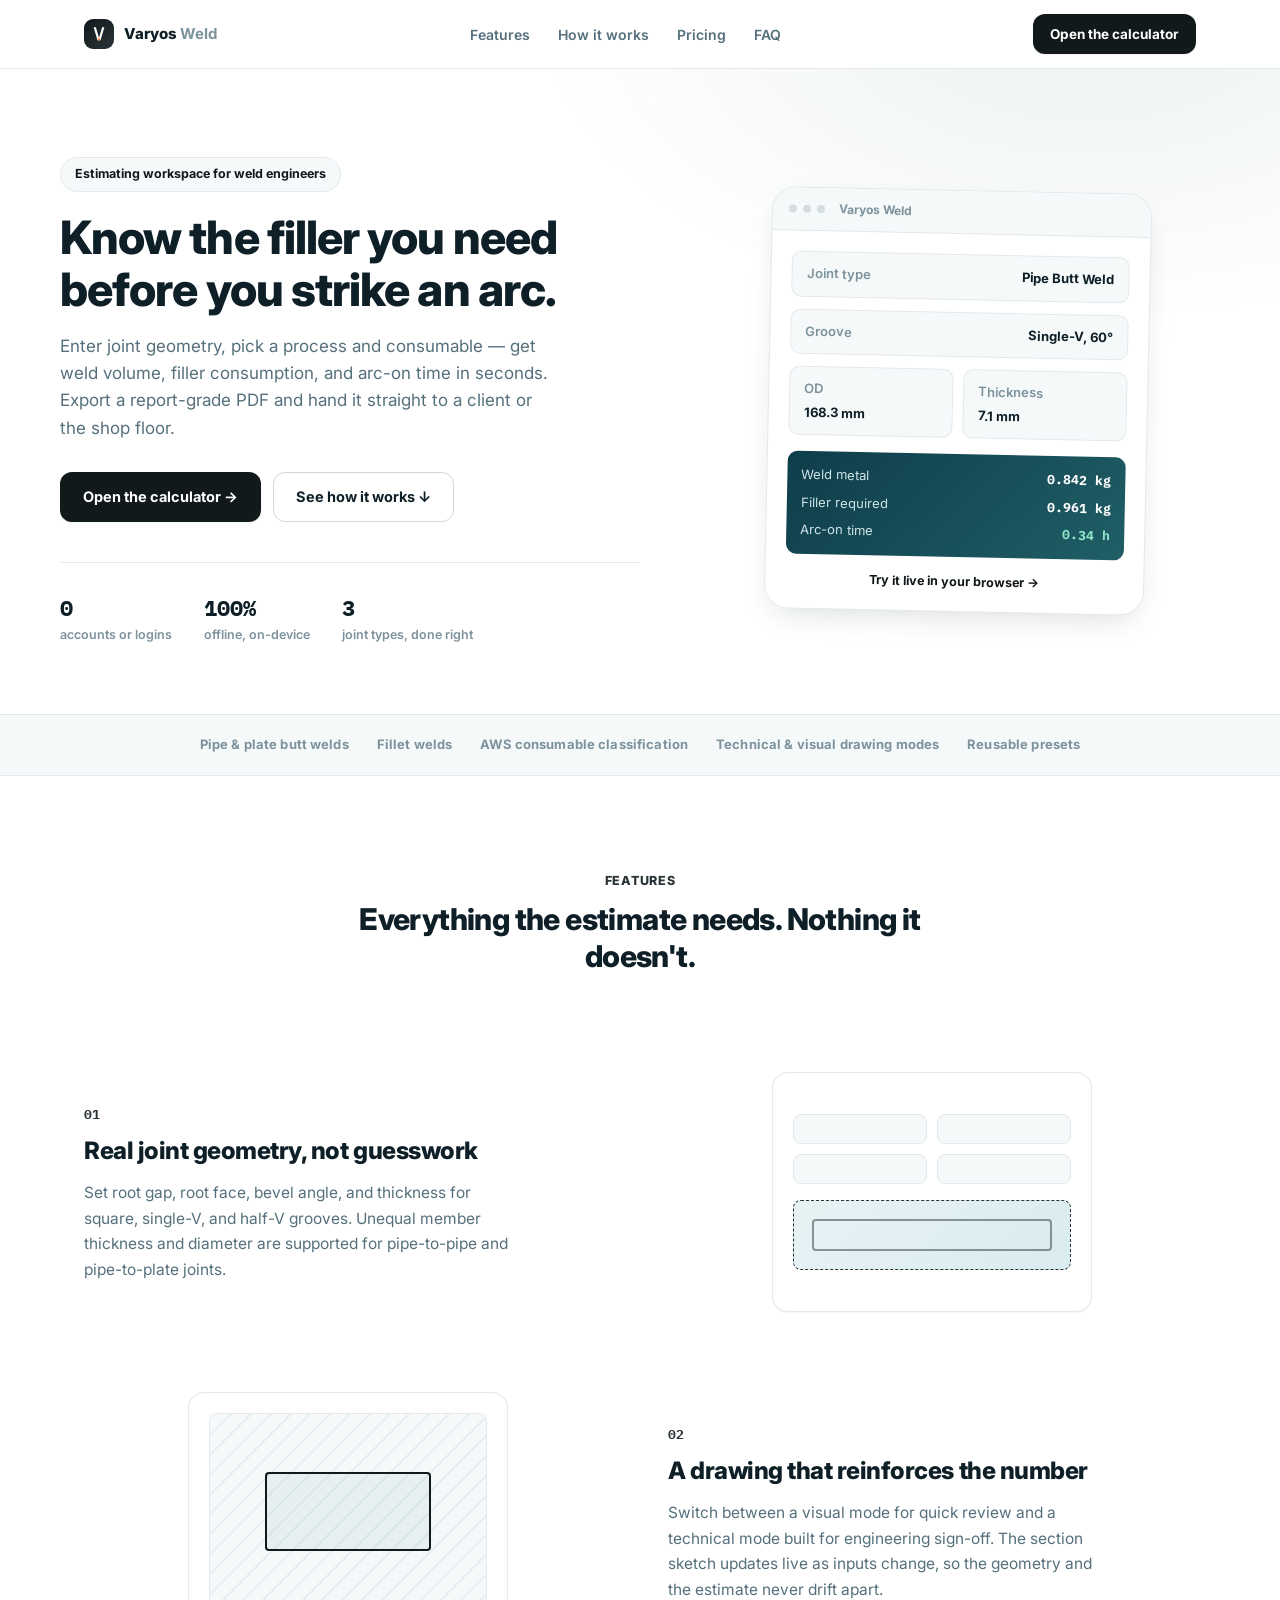
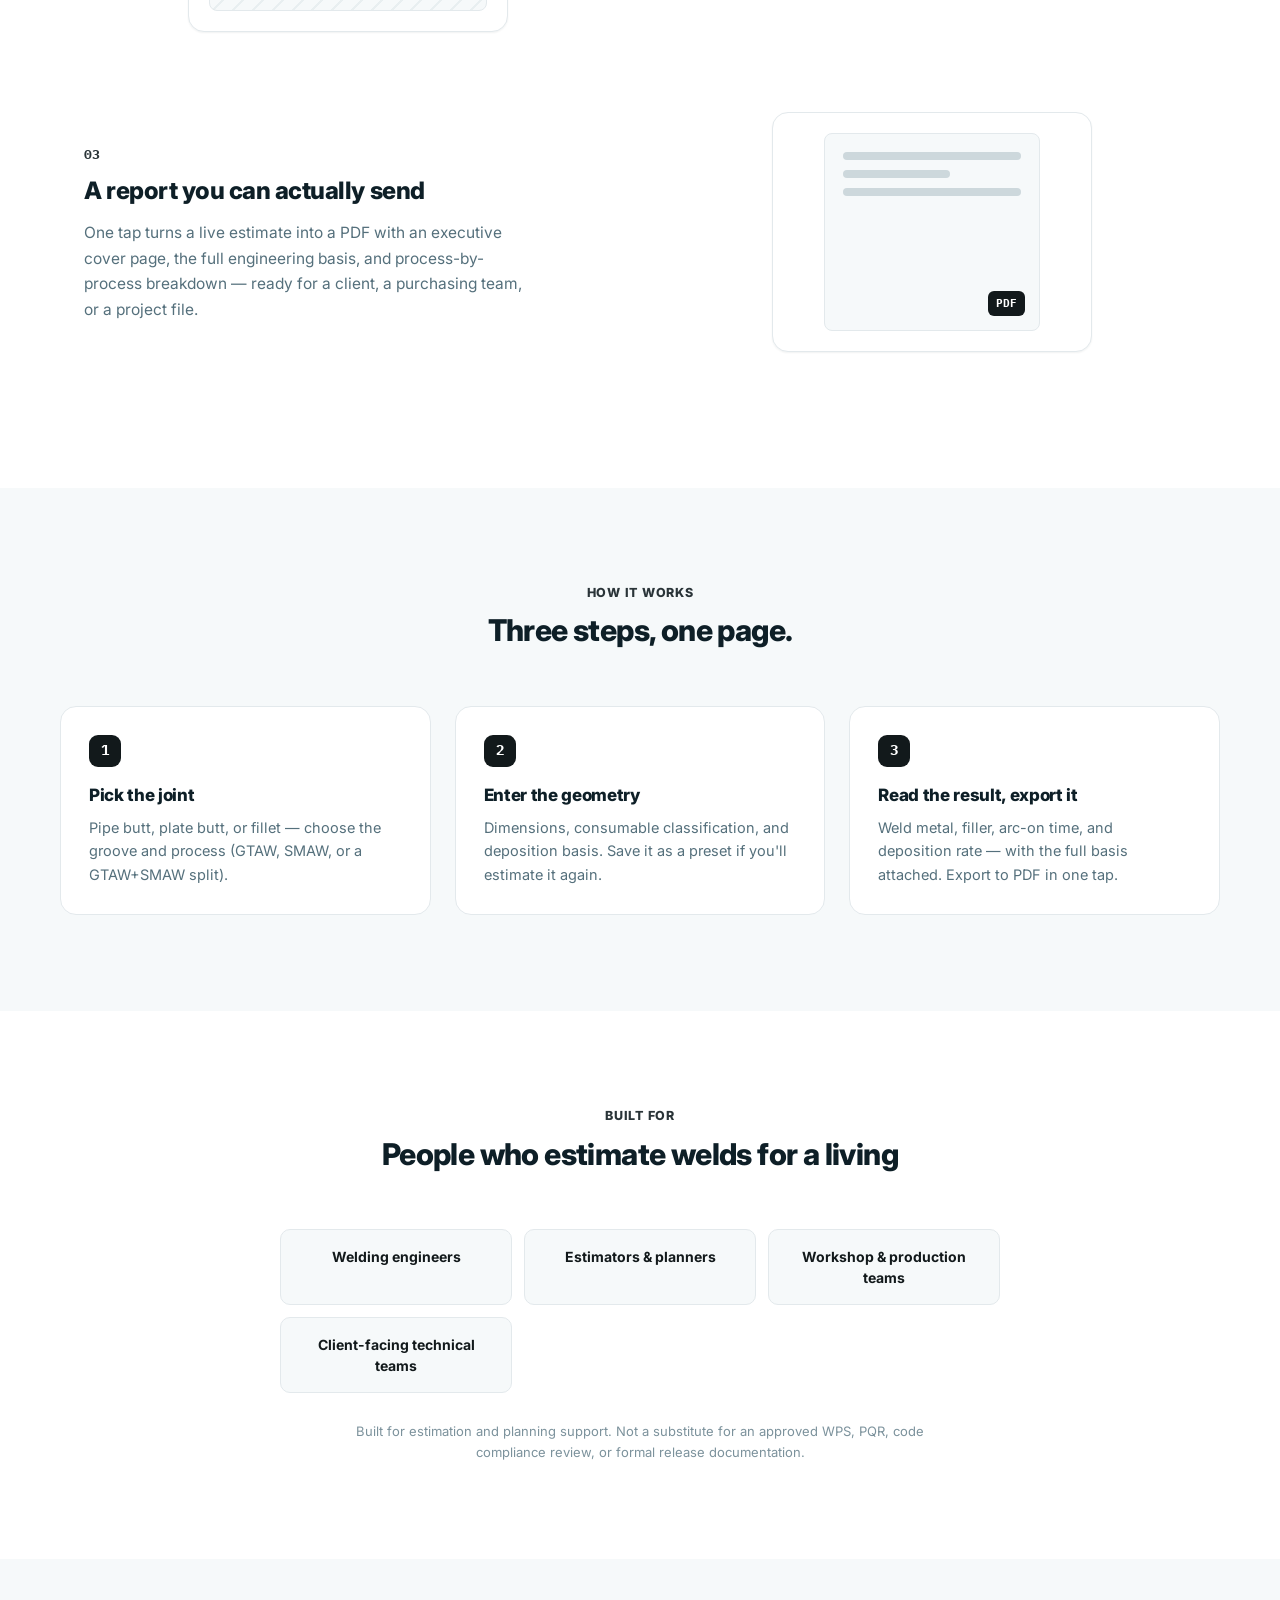
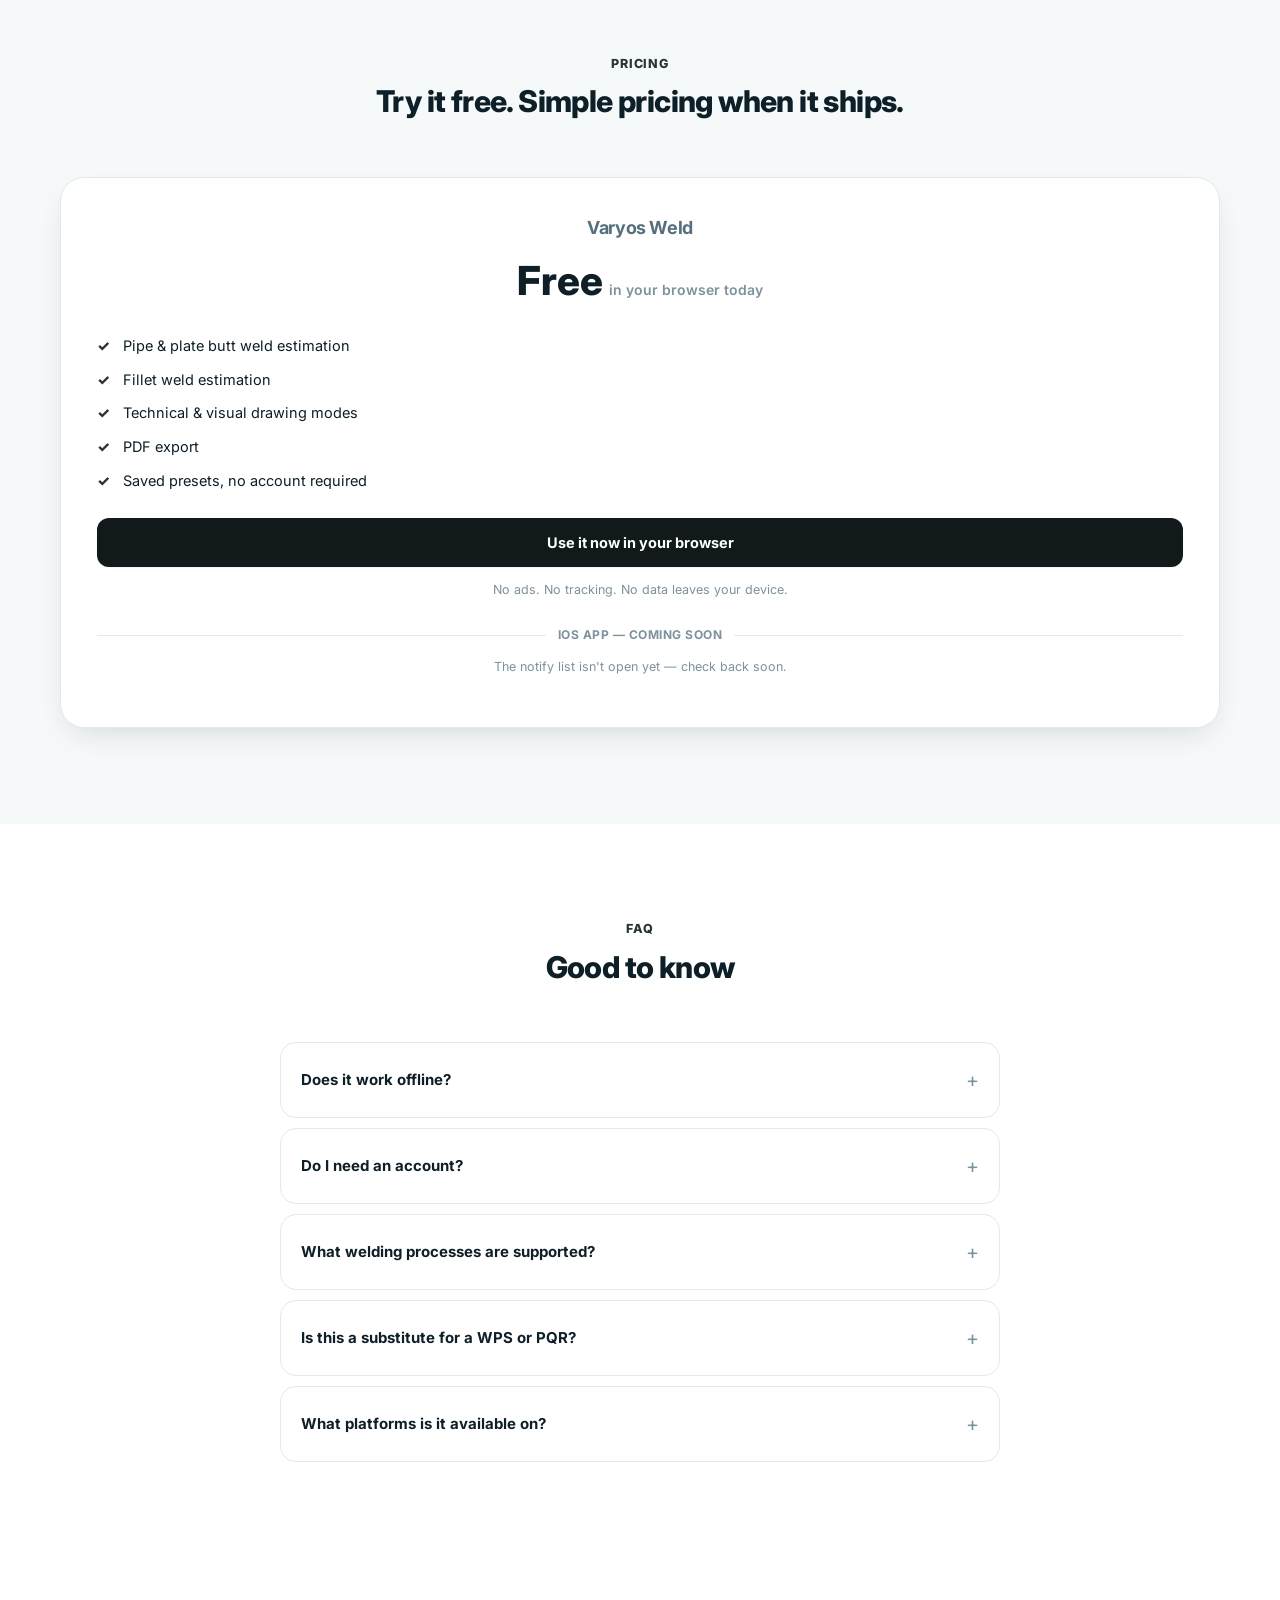
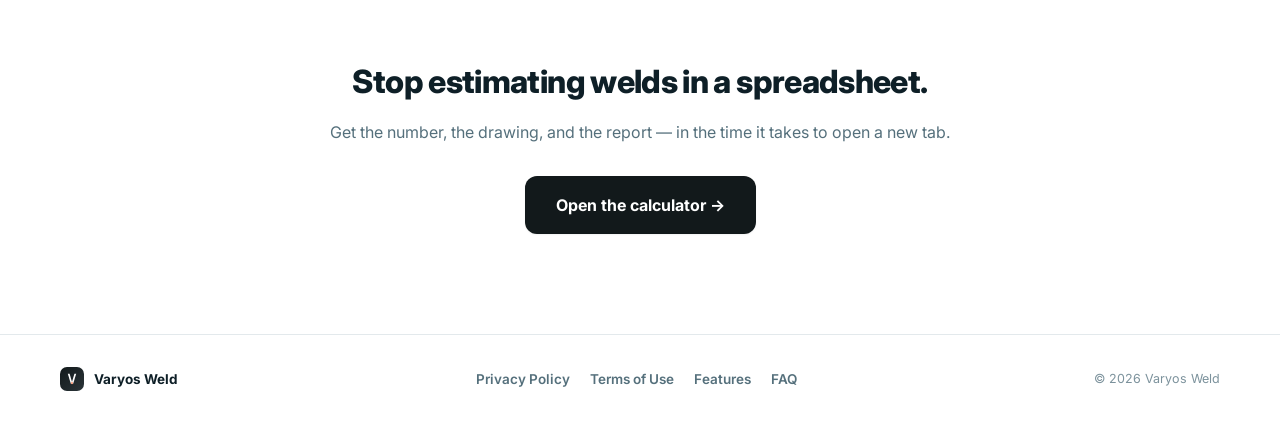
<file: site/index.html>
<!DOCTYPE html>
<html lang="en">
<head>
  <meta charset="UTF-8" />
  <meta name="viewport" content="width=device-width, initial-scale=1.0" />
  <title>Varyos Weld — Weld volume, filler, and arc time in seconds</title>
  <meta name="description" content="A focused weld estimator for welding engineers, estimators, and workshop planners. Compute weld volume, filler consumption, and arc-on time, then export a report-grade PDF. 100% offline, no account required." />
  <meta property="og:title" content="Varyos Weld" />
  <meta property="og:description" content="Weld volume, filler consumption, and arc-on time — calculated in seconds, exported as a report-grade PDF." />
  <meta property="og:type" content="website" />
  <meta property="og:image" content="og-image.png" />
  <meta name="twitter:card" content="summary_large_image" />
  <meta name="twitter:image" content="og-image.png" />
  <meta name="theme-color" content="#12191b" />
  <link rel="icon" type="image/png" href="favicon.png" />
  <link rel="apple-touch-icon" href="apple-touch-icon.png" />
  <link rel="preconnect" href="https://fonts.googleapis.com" />
  <link rel="preconnect" href="https://fonts.gstatic.com" crossorigin />
  <link href="https://fonts.googleapis.com/css2?family=Inter:wght@400;500;600;700;800&family=IBM+Plex+Mono:wght@500&display=swap" rel="stylesheet" />
  <link rel="stylesheet" href="styles.css" />
</head>
<body>
  <a class="skip-link" href="#main">Skip to content</a>

  <header class="nav" data-reveal-skip>
    <div class="nav-inner">
      <a class="brand" href="#top">
        <span class="brand-mark" aria-hidden="true">
          <svg width="18" height="18" viewBox="0 0 24 24" fill="none" xmlns="http://www.w3.org/2000/svg">
            <path d="M4.8 3L7.8 3L13 20.2L10 20.2Z" fill="white"/>
            <path d="M19.2 3L16.2 3L11 20.2L14 20.2Z" fill="white"/>
            <path d="M12 16.3L13.4 18.9L12 21.5L10.6 18.9Z" fill="#FF6A35"/>
          </svg>
        </span>
        <span class="brand-name">Varyos <span class="brand-name-dim">Weld</span></span>
      </a>
      <nav class="nav-links" aria-label="Primary">
        <a href="#features">Features</a>
        <a href="#how">How it works</a>
        <a href="#pricing">Pricing</a>
        <a href="#faq">FAQ</a>
      </nav>
      <a class="btn btn-primary btn-sm" href="app/" target="_blank" rel="noopener">Open the calculator</a>
    </div>
  </header>

  <main id="main">
    <section class="hero" id="top">
      <div class="hero-inner">
        <div class="hero-copy">
          <span class="eyebrow">Estimating workspace for weld engineers</span>
          <h1>Know the filler you need before you strike an arc.</h1>
          <p class="lede">
            Enter joint geometry, pick a process and consumable — get weld volume,
            filler consumption, and arc-on time in seconds. Export a report-grade
            PDF and hand it straight to a client or the shop floor.
          </p>
          <div class="cta-row">
            <a class="btn btn-primary" href="app/" target="_blank" rel="noopener">Open the calculator →</a>
            <a class="btn btn-ghost" href="#how">See how it works ↓</a>
          </div>
          <div class="proof-row">
            <div class="proof-item"><strong>0</strong><span>accounts or logins</span></div>
            <div class="proof-item"><strong>100%</strong><span>offline, on-device</span></div>
            <div class="proof-item"><strong>3</strong><span>joint types, done right</span></div>
          </div>
        </div>

        <div class="hero-visual">
          <a class="mockup mockup-link" href="app/" target="_blank" rel="noopener" aria-label="Open the live calculator (opens in a new tab)">
            <div class="mockup-bar">
              <span class="dot"></span><span class="dot"></span><span class="dot"></span>
              <span class="mockup-title">Varyos Weld</span>
            </div>
            <div class="mockup-body">
              <div class="mockup-field">
                <span>Joint type</span>
                <strong>Pipe Butt Weld</strong>
              </div>
              <div class="mockup-field">
                <span>Groove</span>
                <strong>Single-V, 60°</strong>
              </div>
              <div class="mockup-row">
                <div class="mockup-field small"><span>OD</span><strong>168.3 mm</strong></div>
                <div class="mockup-field small"><span>Thickness</span><strong>7.1 mm</strong></div>
              </div>
              <div class="mockup-result">
                <div class="mockup-result-row">
                  <span>Weld metal</span><strong>0.842 kg</strong>
                </div>
                <div class="mockup-result-row">
                  <span>Filler required</span><strong>0.961 kg</strong>
                </div>
                <div class="mockup-result-row highlight">
                  <span>Arc-on time</span><strong>0.34 h</strong>
                </div>
              </div>
              <div class="mockup-cta">Try it live in your browser →</div>
            </div>
          </a>
        </div>
      </div>
    </section>

    <section class="strip" data-reveal>
      <div class="strip-inner">
        <span>Pipe &amp; plate butt welds</span>
        <span>Fillet welds</span>
        <span>AWS consumable classification</span>
        <span>Technical &amp; visual drawing modes</span>
        <span>Reusable presets</span>
      </div>
    </section>

    <section id="features" class="section">
      <div class="section-head" data-reveal>
        <span class="kicker">Features</span>
        <h2>Everything the estimate needs. Nothing it doesn't.</h2>
      </div>

      <div class="feature-row" data-reveal>
        <div class="feature-copy">
          <span class="feature-num">01</span>
          <h3>Real joint geometry, not guesswork</h3>
          <p>Set root gap, root face, bevel angle, and thickness for square, single-V, and half-V grooves. Unequal member thickness and diameter are supported for pipe-to-pipe and pipe-to-plate joints.</p>
        </div>
        <div class="feature-visual">
          <div class="mini-mockup">
            <div class="mini-mockup-row"><span></span><span></span></div>
            <div class="mini-mockup-row"><span></span><span></span></div>
            <div class="mini-mockup-shape"></div>
          </div>
        </div>
      </div>

      <div class="feature-row reverse" data-reveal>
        <div class="feature-copy">
          <span class="feature-num">02</span>
          <h3>A drawing that reinforces the number</h3>
          <p>Switch between a visual mode for quick review and a technical mode built for engineering sign-off. The section sketch updates live as inputs change, so the geometry and the estimate never drift apart.</p>
        </div>
        <div class="feature-visual">
          <div class="mini-mockup">
            <div class="mini-mockup-draw"></div>
          </div>
        </div>
      </div>

      <div class="feature-row" data-reveal>
        <div class="feature-copy">
          <span class="feature-num">03</span>
          <h3>A report you can actually send</h3>
          <p>One tap turns a live estimate into a PDF with an executive cover page, the full engineering basis, and process-by-process breakdown — ready for a client, a purchasing team, or a project file.</p>
        </div>
        <div class="feature-visual">
          <div class="mini-mockup">
            <div class="mini-mockup-doc">
              <div class="mini-mockup-doc-line"></div>
              <div class="mini-mockup-doc-line short"></div>
              <div class="mini-mockup-doc-line"></div>
              <div class="mini-mockup-doc-badge">PDF</div>
            </div>
          </div>
        </div>
      </div>
    </section>

    <section id="how" class="section alt">
      <div class="section-head" data-reveal>
        <span class="kicker">How it works</span>
        <h2>Three steps, one page.</h2>
      </div>
      <div class="steps" data-reveal>
        <div class="step">
          <span class="step-index">1</span>
          <h3>Pick the joint</h3>
          <p>Pipe butt, plate butt, or fillet — choose the groove and process (GTAW, SMAW, or a GTAW+SMAW split).</p>
        </div>
        <div class="step">
          <span class="step-index">2</span>
          <h3>Enter the geometry</h3>
          <p>Dimensions, consumable classification, and deposition basis. Save it as a preset if you'll estimate it again.</p>
        </div>
        <div class="step">
          <span class="step-index">3</span>
          <h3>Read the result, export it</h3>
          <p>Weld metal, filler, arc-on time, and deposition rate — with the full basis attached. Export to PDF in one tap.</p>
        </div>
      </div>
    </section>

    <section id="who" class="section" data-reveal>
      <div class="section-head">
        <span class="kicker">Built for</span>
        <h2>People who estimate welds for a living</h2>
      </div>
      <div class="audience-grid">
        <div class="audience-item">Welding engineers</div>
        <div class="audience-item">Estimators &amp; planners</div>
        <div class="audience-item">Workshop &amp; production teams</div>
        <div class="audience-item">Client-facing technical teams</div>
      </div>
      <p class="disclaimer">
        Built for estimation and planning support. Not a substitute for an approved
        WPS, PQR, code compliance review, or formal release documentation.
      </p>
    </section>

    <section id="pricing" class="section alt">
      <div class="section-head" data-reveal>
        <span class="kicker">Pricing</span>
        <h2>Try it free. Simple pricing when it ships.</h2>
      </div>
      <div class="pricing-card" data-reveal>
        <div class="pricing-top">
          <h3>Varyos Weld</h3>
          <div class="price">Free<span>in your browser today</span></div>
        </div>
        <ul class="pricing-list">
          <li>Pipe &amp; plate butt weld estimation</li>
          <li>Fillet weld estimation</li>
          <li>Technical &amp; visual drawing modes</li>
          <li>PDF export</li>
          <li>Saved presets, no account required</li>
        </ul>
        <a class="btn btn-primary btn-block" href="app/" target="_blank" rel="noopener">Use it now in your browser</a>
        <p class="pricing-note">No ads. No tracking. No data leaves your device.</p>

        <div class="pricing-divider" id="notify">
          <span>iOS app — coming soon</span>
        </div>
        <p class="pricing-note pricing-notify-lede">The notify list isn't open yet — check back soon.</p>
      </div>
    </section>

    <section id="faq" class="section">
      <div class="section-head" data-reveal>
        <span class="kicker">FAQ</span>
        <h2>Good to know</h2>
      </div>
      <div class="faq-list" data-reveal>
        <details class="faq-item">
          <summary>Does it work offline?</summary>
          <p>Yes. Every calculation runs on-device. No network connection is required at any point.</p>
        </details>
        <details class="faq-item">
          <summary>Do I need an account?</summary>
          <p>No. There's no sign-in, no account, and nothing to configure before you can calculate.</p>
        </details>
        <details class="faq-item">
          <summary>What welding processes are supported?</summary>
          <p>GTAW and SMAW are supported individually, plus a combined GTAW root + SMAW fill split for pipe joints.</p>
        </details>
        <details class="faq-item">
          <summary>Is this a substitute for a WPS or PQR?</summary>
          <p>No. It's an estimation and planning tool. Formal qualification and compliance documentation still governs the actual weld.</p>
        </details>
        <details class="faq-item">
          <summary>What platforms is it available on?</summary>
          <p>iOS, with Android and desktop builds on the roadmap. Check back on this page for release updates.</p>
        </details>
      </div>
    </section>

    <section class="final-cta" data-reveal>
      <h2>Stop estimating welds in a spreadsheet.</h2>
      <p>Get the number, the drawing, and the report — in the time it takes to open a new tab.</p>
      <a class="btn btn-primary btn-lg" href="app/" target="_blank" rel="noopener">Open the calculator →</a>
    </section>
  </main>

  <footer class="footer">
    <div class="footer-inner">
      <div class="footer-brand">
        <span class="brand-mark small" aria-hidden="true">
          <svg width="14" height="14" viewBox="0 0 24 24" fill="none" xmlns="http://www.w3.org/2000/svg">
            <path d="M4.8 3L7.8 3L13 20.2L10 20.2Z" fill="white"/>
            <path d="M19.2 3L16.2 3L11 20.2L14 20.2Z" fill="white"/>
            <path d="M12 16.3L13.4 18.9L12 21.5L10.6 18.9Z" fill="#FF6A35"/>
          </svg>
        </span>
        <span>Varyos Weld</span>
      </div>
      <div class="footer-links">
        <a href="privacy.html">Privacy Policy</a>
        <a href="terms.html">Terms of Use</a>
        <a href="#features">Features</a>
        <a href="#faq">FAQ</a>
      </div>
      <span class="footer-copy">© 2026 Varyos Weld</span>
    </div>
  </footer>

  <script src="script.js"></script>
</body>
</html>
</file>
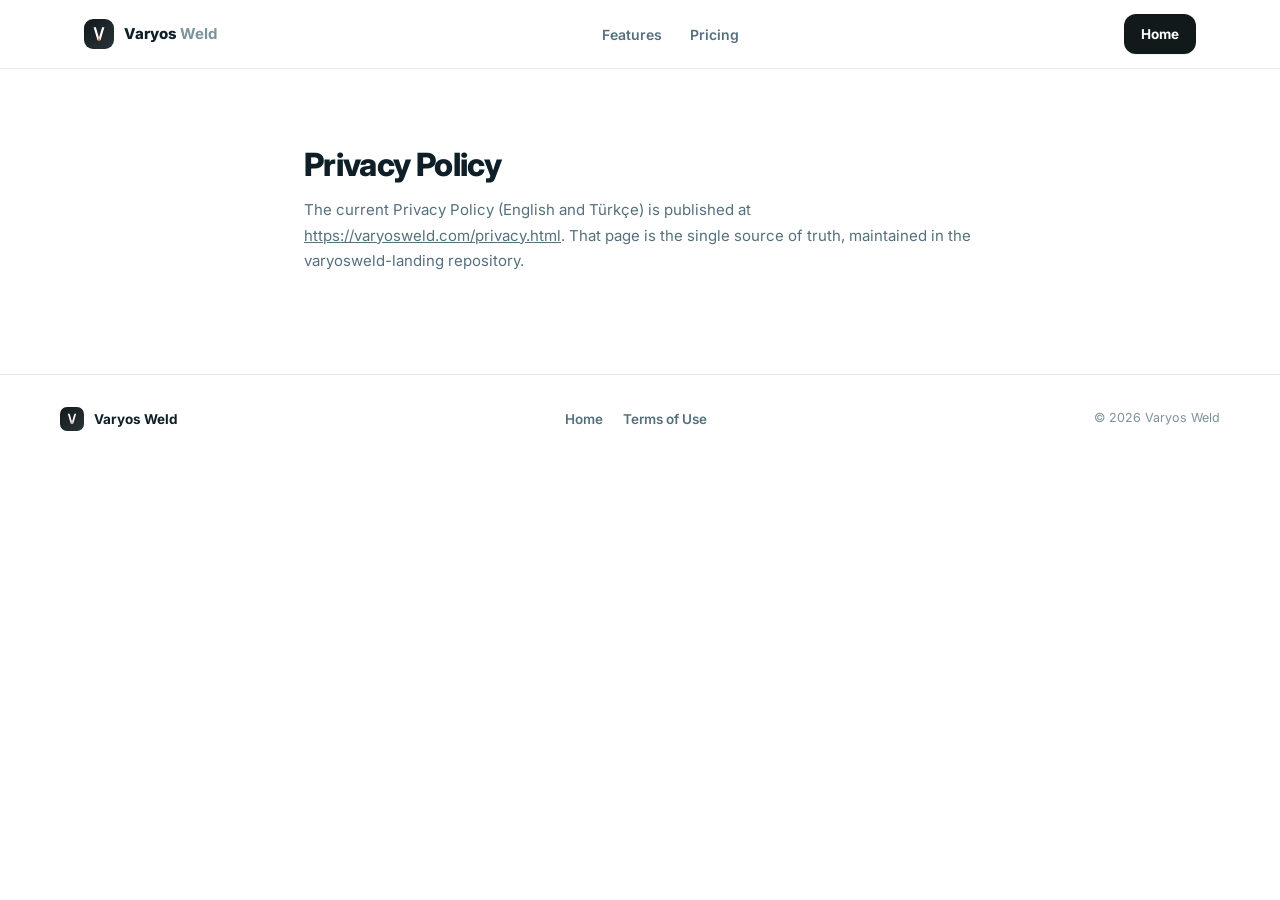
<file: site/privacy.html>
<!DOCTYPE html>
<html lang="en">
<head>
  <meta charset="UTF-8" />
  <meta name="viewport" content="width=device-width, initial-scale=1.0" />
  <title>Privacy Policy — Varyos Weld</title>
  <meta name="theme-color" content="#12191b" />
  <link rel="canonical" href="https://varyosweld.com/privacy.html" />
  <link rel="icon" type="image/png" href="favicon.png" />
  <link rel="apple-touch-icon" href="apple-touch-icon.png" />
  <link rel="preconnect" href="https://fonts.googleapis.com" />
  <link rel="preconnect" href="https://fonts.gstatic.com" crossorigin />
  <link href="https://fonts.googleapis.com/css2?family=Inter:wght@400;500;600;700;800&display=swap" rel="stylesheet" />
  <link rel="stylesheet" href="styles.css" />
</head>
<body>
  <header class="nav">
    <div class="nav-inner">
      <a class="brand" href="index.html">
        <span class="brand-mark" aria-hidden="true">
          <svg width="18" height="18" viewBox="0 0 24 24" fill="none" xmlns="http://www.w3.org/2000/svg">
            <path d="M4.8 3L7.8 3L13 20.2L10 20.2Z" fill="white"/>
            <path d="M19.2 3L16.2 3L11 20.2L14 20.2Z" fill="white"/>
            <path d="M12 16.3L13.4 18.9L12 21.5L10.6 18.9Z" fill="#FF6A35"/>
          </svg>
        </span>
        <span class="brand-name">Varyos <span class="brand-name-dim">Weld</span></span>
      </a>
      <nav class="nav-links" aria-label="Primary">
        <a href="index.html#features">Features</a>
        <a href="index.html#pricing">Pricing</a>
      </nav>
      <a class="btn btn-primary btn-sm" href="index.html">Home</a>
    </div>
  </header>

  <main>
    <div class="legal">
      <h1>Privacy Policy</h1>
      <p>The current Privacy Policy (English and T&uuml;rk&ccedil;e) is published at <a href="https://varyosweld.com/privacy.html">https://varyosweld.com/privacy.html</a>. That page is the single source of truth, maintained in the varyosweld-landing repository.</p>
    </div>
  </main>

  <footer class="footer">
    <div class="footer-inner">
      <div class="footer-brand">
        <span class="brand-mark small" aria-hidden="true">
          <svg width="14" height="14" viewBox="0 0 24 24" fill="none" xmlns="http://www.w3.org/2000/svg">
            <path d="M4.8 3L7.8 3L13 20.2L10 20.2Z" fill="white"/>
            <path d="M19.2 3L16.2 3L11 20.2L14 20.2Z" fill="white"/>
            <path d="M12 16.3L13.4 18.9L12 21.5L10.6 18.9Z" fill="#FF6A35"/>
          </svg>
        </span>
        <span>Varyos Weld</span>
      </div>
      <div class="footer-links">
        <a href="index.html">Home</a>
        <a href="terms.html">Terms of Use</a>
      </div>
      <span class="footer-copy">© 2026 Varyos Weld</span>
    </div>
  </footer>
</body>
</html>
</file>
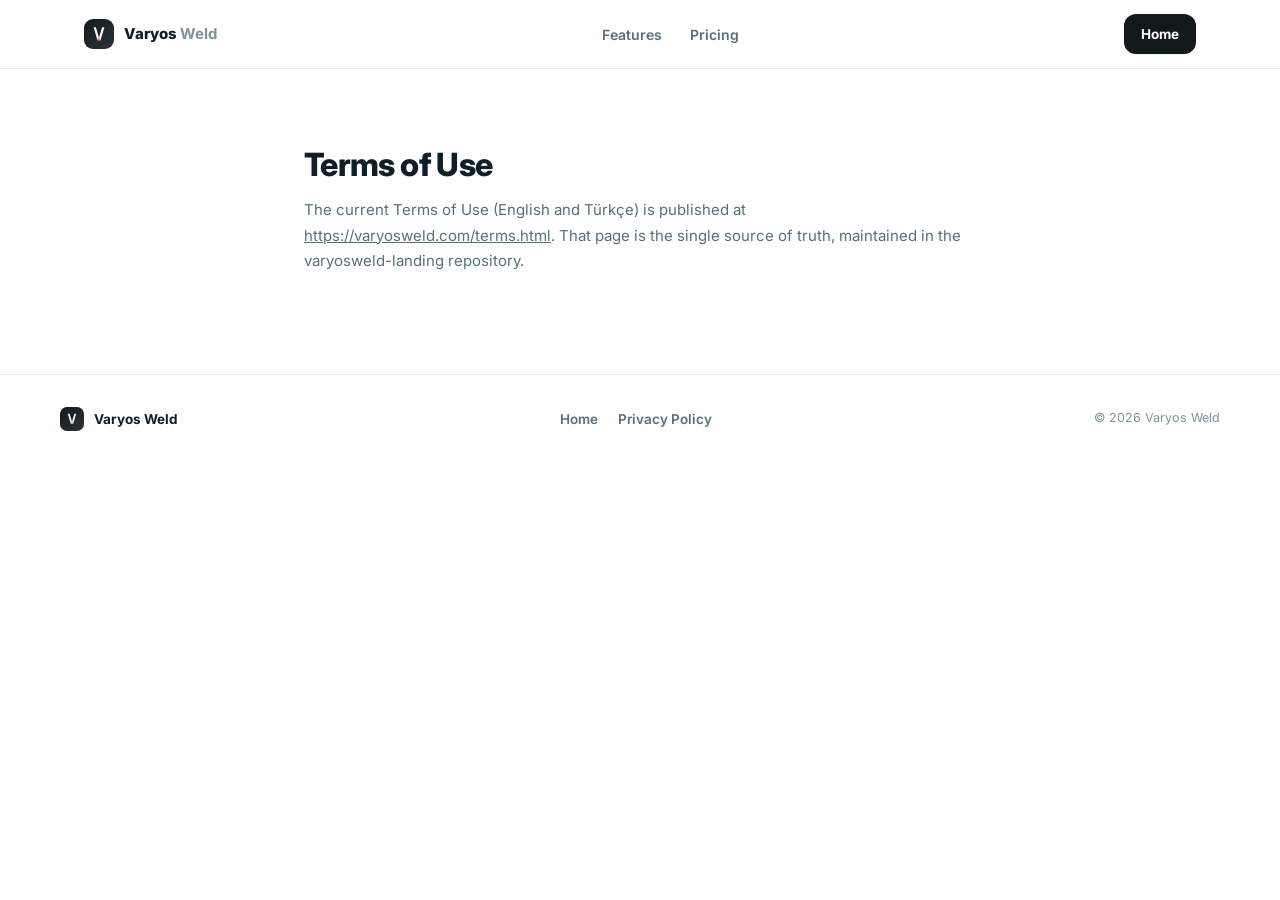
<file: site/terms.html>
<!DOCTYPE html>
<html lang="en">
<head>
  <meta charset="UTF-8" />
  <meta name="viewport" content="width=device-width, initial-scale=1.0" />
  <title>Terms of Use — Varyos Weld</title>
  <meta name="theme-color" content="#12191b" />
  <link rel="canonical" href="https://varyosweld.com/terms.html" />
  <link rel="icon" type="image/png" href="favicon.png" />
  <link rel="apple-touch-icon" href="apple-touch-icon.png" />
  <link rel="preconnect" href="https://fonts.googleapis.com" />
  <link rel="preconnect" href="https://fonts.gstatic.com" crossorigin />
  <link href="https://fonts.googleapis.com/css2?family=Inter:wght@400;500;600;700;800&display=swap" rel="stylesheet" />
  <link rel="stylesheet" href="styles.css" />
</head>
<body>
  <header class="nav">
    <div class="nav-inner">
      <a class="brand" href="index.html">
        <span class="brand-mark" aria-hidden="true">
          <svg width="18" height="18" viewBox="0 0 24 24" fill="none" xmlns="http://www.w3.org/2000/svg">
            <path d="M4.8 3L7.8 3L13 20.2L10 20.2Z" fill="white"/>
            <path d="M19.2 3L16.2 3L11 20.2L14 20.2Z" fill="white"/>
            <path d="M12 16.3L13.4 18.9L12 21.5L10.6 18.9Z" fill="#FF6A35"/>
          </svg>
        </span>
        <span class="brand-name">Varyos <span class="brand-name-dim">Weld</span></span>
      </a>
      <nav class="nav-links" aria-label="Primary">
        <a href="index.html#features">Features</a>
        <a href="index.html#pricing">Pricing</a>
      </nav>
      <a class="btn btn-primary btn-sm" href="index.html">Home</a>
    </div>
  </header>

  <main>
    <div class="legal">
      <h1>Terms of Use</h1>
      <p>The current Terms of Use (English and T&uuml;rk&ccedil;e) is published at <a href="https://varyosweld.com/terms.html">https://varyosweld.com/terms.html</a>. That page is the single source of truth, maintained in the varyosweld-landing repository.</p>
    </div>
  </main>

  <footer class="footer">
    <div class="footer-inner">
      <div class="footer-brand">
        <span class="brand-mark small" aria-hidden="true">
          <svg width="14" height="14" viewBox="0 0 24 24" fill="none" xmlns="http://www.w3.org/2000/svg">
            <path d="M4.8 3L7.8 3L13 20.2L10 20.2Z" fill="white"/>
            <path d="M19.2 3L16.2 3L11 20.2L14 20.2Z" fill="white"/>
            <path d="M12 16.3L13.4 18.9L12 21.5L10.6 18.9Z" fill="#FF6A35"/>
          </svg>
        </span>
        <span>Varyos Weld</span>
      </div>
      <div class="footer-links">
        <a href="index.html">Home</a>
        <a href="privacy.html">Privacy Policy</a>
      </div>
      <span class="footer-copy">© 2026 Varyos Weld</span>
    </div>
  </footer>
</body>
</html>
</file>
<file: site/styles.css>
:root {
  --ink: #0e1f27;
  --muted: #55707c;
  --muted-2: #7c929c;
  --bg: #ffffff;
  --bg-alt: #f6f9fa;
  --deep: #12191b;
  --deep-2: #2a3438;
  --accent: #ff6a35;
  --line: #e3e9ec;
  --line-strong: #cdd8dc;
  --card: #ffffff;
  --radius-lg: 24px;
  --radius-md: 16px;
  --radius-sm: 10px;
  --shadow-sm: 0 1px 2px rgba(14, 31, 39, 0.06);
  --shadow-md: 0 12px 32px -12px rgba(14, 31, 39, 0.18);
  --font-sans: "Inter", -apple-system, BlinkMacSystemFont, "Segoe UI", Roboto, Helvetica, Arial, sans-serif;
  --font-mono: "IBM Plex Mono", ui-monospace, SFMono-Regular, Menlo, monospace;
}

* {
  box-sizing: border-box;
}

html {
  scroll-behavior: smooth;
}

@media (prefers-reduced-motion: reduce) {
  html {
    scroll-behavior: auto;
  }
}

body {
  margin: 0;
  font-family: var(--font-sans);
  color: var(--ink);
  background: var(--bg);
  -webkit-font-smoothing: antialiased;
  line-height: 1.5;
}

h1, h2, h3 {
  font-weight: 800;
  letter-spacing: -0.02em;
  margin: 0;
}

p {
  margin: 0;
}

a {
  color: inherit;
}

.skip-link {
  position: absolute;
  left: -999px;
  top: auto;
  background: var(--deep);
  color: #fff;
  padding: 10px 16px;
  border-radius: 8px;
  z-index: 100;
}

.skip-link:focus {
  left: 16px;
  top: 16px;
}

/* ---------- Nav ---------- */

.nav {
  position: sticky;
  top: 0;
  z-index: 20;
  background: rgba(255, 255, 255, 0.82);
  backdrop-filter: saturate(180%) blur(10px);
  -webkit-backdrop-filter: saturate(180%) blur(10px);
  border-bottom: 1px solid var(--line);
}

.nav-inner {
  max-width: 1160px;
  margin: 0 auto;
  padding: 14px 24px;
  display: flex;
  align-items: center;
  justify-content: space-between;
  gap: 24px;
}

.brand {
  display: flex;
  align-items: center;
  gap: 10px;
  font-weight: 800;
  font-size: 15px;
  text-decoration: none;
  color: var(--ink);
}

.brand-mark {
  display: inline-flex;
  align-items: center;
  justify-content: center;
  width: 30px;
  height: 30px;
  border-radius: 9px;
  background: linear-gradient(135deg, var(--deep), var(--deep-2));
  flex: none;
}

.brand-mark.small {
  width: 24px;
  height: 24px;
  border-radius: 7px;
}

.brand-name-dim {
  color: var(--muted-2);
  font-weight: 700;
}

.nav-links {
  display: flex;
  gap: 28px;
  font-size: 14px;
  font-weight: 600;
  flex: 1;
  justify-content: center;
}

.nav-links a {
  text-decoration: none;
  color: var(--muted);
  transition: color 0.15s ease;
}

.nav-links a:hover {
  color: var(--ink);
}

/* ---------- Buttons ---------- */

.btn {
  display: inline-flex;
  align-items: center;
  justify-content: center;
  gap: 8px;
  padding: 13px 22px;
  border-radius: 12px;
  font-weight: 700;
  text-decoration: none;
  font-size: 14.5px;
  border: 1px solid transparent;
  transition: transform 0.12s ease, box-shadow 0.12s ease, background 0.15s ease;
  cursor: pointer;
}

.btn-sm {
  padding: 9px 16px;
  font-size: 13.5px;
}

.btn-lg {
  padding: 16px 30px;
  font-size: 16px;
}

.btn-block {
  width: 100%;
}

.btn-primary {
  background: var(--deep);
  color: #fff;
  box-shadow: var(--shadow-sm);
}

.btn-primary:hover {
  background: #0c3f4c;
  transform: translateY(-1px);
  box-shadow: var(--shadow-md);
}

.btn-ghost {
  background: transparent;
  color: var(--ink);
  border-color: var(--line-strong);
}

.btn-ghost:hover {
  border-color: var(--deep);
  color: var(--deep);
}

[aria-disabled="true"] {
  opacity: 0.55;
  cursor: not-allowed;
  pointer-events: none;
}

/* ---------- Hero ---------- */

.hero {
  padding: 88px 24px 70px;
  background:
    radial-gradient(560px 320px at 85% -10%, rgba(15, 76, 92, 0.08), transparent),
    var(--bg);
}

.hero-inner {
  max-width: 1160px;
  margin: 0 auto;
  display: grid;
  grid-template-columns: 1.05fr 0.95fr;
  gap: 56px;
  align-items: center;
}

.eyebrow {
  display: inline-block;
  padding: 7px 14px;
  border-radius: 999px;
  background: var(--bg-alt);
  border: 1px solid var(--line);
  font-size: 12.5px;
  font-weight: 700;
  color: var(--deep);
}

.hero h1 {
  font-size: 46px;
  line-height: 1.12;
  margin: 20px 0 18px;
  max-width: 560px;
}

.lede {
  font-size: 17px;
  color: var(--muted);
  max-width: 500px;
  line-height: 1.6;
}

.cta-row {
  display: flex;
  gap: 12px;
  margin-top: 30px;
  flex-wrap: wrap;
}

.proof-row {
  display: flex;
  gap: 32px;
  margin-top: 40px;
  padding-top: 28px;
  border-top: 1px solid var(--line);
}

.proof-item {
  display: flex;
  flex-direction: column;
  gap: 2px;
}

.proof-item strong {
  font-size: 22px;
  font-weight: 800;
  font-family: var(--font-mono);
  color: var(--ink);
}

.proof-item span {
  font-size: 12.5px;
  color: var(--muted-2);
  font-weight: 600;
}

/* ---------- Hero visual / mockup ---------- */

.hero-visual {
  display: flex;
  justify-content: center;
}

.mockup {
  display: block;
  width: 100%;
  max-width: 380px;
  background: #fff;
  border-radius: var(--radius-lg);
  border: 1px solid var(--line);
  box-shadow: var(--shadow-md);
  overflow: hidden;
  transform: rotate(1.2deg);
}

.mockup-link {
  text-decoration: none;
  color: inherit;
  transition: transform 0.2s ease, box-shadow 0.2s ease;
}

.mockup-link:hover {
  transform: rotate(0deg) translateY(-4px);
  box-shadow: 0 20px 46px -14px rgba(14, 31, 39, 0.28);
}

.mockup-link:hover .mockup-cta {
  color: var(--deep-2);
}

.mockup-bar {
  display: flex;
  align-items: center;
  gap: 6px;
  padding: 12px 16px;
  background: var(--bg-alt);
  border-bottom: 1px solid var(--line);
}

.dot {
  width: 8px;
  height: 8px;
  border-radius: 50%;
  background: #d4dde1;
}

.mockup-title {
  margin-left: 8px;
  font-size: 12px;
  font-weight: 700;
  color: var(--muted-2);
}

.mockup-body {
  padding: 20px;
  display: flex;
  flex-direction: column;
  gap: 12px;
}

.mockup-field {
  display: flex;
  align-items: center;
  justify-content: space-between;
  padding: 12px 14px;
  border-radius: var(--radius-sm);
  background: var(--bg-alt);
  border: 1px solid var(--line);
  font-size: 13px;
}

.mockup-field span {
  color: var(--muted-2);
  font-weight: 600;
}

.mockup-field strong {
  font-weight: 700;
  color: var(--ink);
}

.mockup-row {
  display: flex;
  gap: 10px;
}

.mockup-field.small {
  flex: 1;
  flex-direction: column;
  align-items: flex-start;
  gap: 4px;
}

.mockup-result {
  margin-top: 4px;
  padding: 14px;
  border-radius: var(--radius-sm);
  background: linear-gradient(135deg, #0e3d4a, #205e66);
  color: #fff;
  display: flex;
  flex-direction: column;
  gap: 8px;
}

.mockup-result-row {
  display: flex;
  justify-content: space-between;
  font-size: 13px;
  color: #cfe4e8;
}

.mockup-result-row strong {
  color: #fff;
  font-family: var(--font-mono);
}

.mockup-result-row.highlight strong {
  color: #8fe3c7;
}

.mockup-cta {
  text-align: center;
  font-size: 12.5px;
  font-weight: 700;
  color: var(--deep);
  padding-top: 4px;
}

/* ---------- Trust strip ---------- */

.strip {
  border-top: 1px solid var(--line);
  border-bottom: 1px solid var(--line);
  background: var(--bg-alt);
  padding: 20px 24px;
}

.strip-inner {
  max-width: 1160px;
  margin: 0 auto;
  display: flex;
  gap: 28px;
  flex-wrap: wrap;
  justify-content: center;
  font-size: 13px;
  font-weight: 700;
  color: var(--muted-2);
  letter-spacing: 0.01em;
}

/* ---------- Sections ---------- */

.section {
  max-width: 1160px;
  margin: 0 auto;
  padding: 96px 24px;
}

.section.alt {
  background: var(--bg-alt);
  max-width: none;
}

.section.alt > * {
  max-width: 1160px;
  margin-left: auto;
  margin-right: auto;
}

.section-head {
  max-width: 620px;
  margin: 0 auto 56px;
  text-align: center;
}

.kicker {
  display: block;
  font-size: 12.5px;
  font-weight: 800;
  letter-spacing: 0.06em;
  text-transform: uppercase;
  color: var(--deep-2);
  margin-bottom: 10px;
}

.section-head h2 {
  font-size: 30px;
  line-height: 1.25;
}

/* ---------- Feature rows ---------- */

.feature-row {
  display: grid;
  grid-template-columns: 1fr 1fr;
  gap: 56px;
  align-items: center;
  padding: 40px 0;
}

.feature-row.reverse {
  direction: rtl;
}

.feature-row.reverse > * {
  direction: ltr;
}

.feature-num {
  font-family: var(--font-mono);
  font-size: 13px;
  font-weight: 700;
  color: var(--deep-2);
}

.feature-copy h3 {
  font-size: 24px;
  margin: 10px 0 14px;
  line-height: 1.3;
}

.feature-copy p {
  color: var(--muted);
  font-size: 15.5px;
  line-height: 1.65;
  max-width: 440px;
}

.feature-visual {
  display: flex;
  justify-content: center;
}

.mini-mockup {
  width: 100%;
  max-width: 320px;
  aspect-ratio: 4 / 3;
  background: #fff;
  border: 1px solid var(--line);
  border-radius: var(--radius-md);
  box-shadow: var(--shadow-sm);
  padding: 20px;
  display: flex;
  flex-direction: column;
  gap: 10px;
  justify-content: center;
}

.mini-mockup-row {
  display: flex;
  gap: 10px;
}

.mini-mockup-row span {
  flex: 1;
  height: 30px;
  background: var(--bg-alt);
  border: 1px solid var(--line);
  border-radius: 8px;
}

.mini-mockup-shape {
  margin-top: 6px;
  height: 70px;
  border-radius: 8px;
  background: linear-gradient(135deg, #e8f2f5, #d9ecef);
  border: 1px dashed var(--deep-2);
  position: relative;
}

.mini-mockup-shape::after {
  content: "";
  position: absolute;
  inset: 18px;
  border: 2px solid var(--deep-2);
  border-radius: 4px;
  opacity: 0.5;
}

.mini-mockup-draw {
  height: 100%;
  border-radius: 8px;
  background:
    repeating-linear-gradient(135deg, rgba(15,76,92,0.06) 0 2px, transparent 2px 14px),
    var(--bg-alt);
  border: 1px solid var(--line);
  position: relative;
}

.mini-mockup-draw::after {
  content: "";
  position: absolute;
  left: 20%;
  right: 20%;
  top: 30%;
  bottom: 30%;
  border: 2px solid var(--deep);
  border-radius: 4px;
  background: rgba(46, 123, 133, 0.08);
}

.mini-mockup-doc {
  width: 78%;
  height: 100%;
  margin: 0 auto;
  background: var(--bg-alt);
  border: 1px solid var(--line);
  border-radius: 8px;
  padding: 18px;
  display: flex;
  flex-direction: column;
  gap: 10px;
  position: relative;
}

.mini-mockup-doc-line {
  height: 8px;
  border-radius: 4px;
  background: var(--line-strong);
}

.mini-mockup-doc-line.short {
  width: 60%;
}

.mini-mockup-doc-badge {
  position: absolute;
  bottom: 14px;
  right: 14px;
  font-family: var(--font-mono);
  font-size: 11px;
  font-weight: 700;
  color: #fff;
  background: var(--deep);
  padding: 4px 8px;
  border-radius: 6px;
}

/* ---------- How it works ---------- */

.steps {
  display: grid;
  grid-template-columns: repeat(3, 1fr);
  gap: 24px;
}

.step {
  background: var(--card);
  border: 1px solid var(--line);
  border-radius: var(--radius-md);
  padding: 28px;
}

.step-index {
  display: inline-flex;
  align-items: center;
  justify-content: center;
  width: 32px;
  height: 32px;
  border-radius: 9px;
  background: var(--deep);
  color: #fff;
  font-weight: 800;
  font-size: 14px;
  font-family: var(--font-mono);
}

.step h3 {
  font-size: 17px;
  margin: 16px 0 8px;
}

.step p {
  color: var(--muted);
  font-size: 14.5px;
  line-height: 1.6;
}

/* ---------- Audience ---------- */

.audience-grid {
  display: grid;
  grid-template-columns: repeat(auto-fit, minmax(220px, 1fr));
  gap: 12px;
  max-width: 720px;
  margin: 0 auto 28px;
}

.audience-item {
  background: var(--bg-alt);
  border: 1px solid var(--line);
  border-radius: var(--radius-sm);
  padding: 16px;
  text-align: center;
  font-weight: 700;
  font-size: 14px;
  color: var(--deep);
}

.disclaimer {
  max-width: 640px;
  margin: 0 auto;
  text-align: center;
  font-size: 13px;
  color: var(--muted-2);
  line-height: 1.6;
}

/* ---------- Pricing ---------- */

.pricing-card {
  max-width: 420px;
  margin: 0 auto;
  background: var(--card);
  border: 1px solid var(--line);
  border-radius: var(--radius-lg);
  padding: 36px;
  box-shadow: var(--shadow-md);
}

.pricing-top {
  text-align: center;
  margin-bottom: 24px;
}

.pricing-top h3 {
  font-size: 18px;
  font-weight: 700;
  color: var(--muted);
  margin-bottom: 10px;
}

.price {
  font-size: 40px;
  font-weight: 800;
  color: var(--ink);
}

.price span {
  font-size: 14px;
  font-weight: 600;
  color: var(--muted-2);
  margin-left: 6px;
}

.pricing-list {
  list-style: none;
  padding: 0;
  margin: 0 0 26px;
  display: flex;
  flex-direction: column;
  gap: 12px;
}

.pricing-list li {
  padding-left: 26px;
  position: relative;
  font-size: 14.5px;
  color: var(--ink);
}

.pricing-list li::before {
  content: "✓";
  position: absolute;
  left: 0;
  color: var(--deep-2);
  font-weight: 800;
}

.pricing-secondary {
  margin-top: 10px;
}

.pricing-note {
  text-align: center;
  margin-top: 14px;
  font-size: 12.5px;
  color: var(--muted-2);
}

/* ---------- Notify / waitlist (lives inside the pricing card) ---------- */

.pricing-divider {
  display: flex;
  align-items: center;
  gap: 12px;
  margin: 26px 0 14px;
  color: var(--muted-2);
  font-size: 12px;
  font-weight: 700;
  text-transform: uppercase;
  letter-spacing: 0.04em;
}

.pricing-divider::before,
.pricing-divider::after {
  content: "";
  flex: 1;
  height: 1px;
  background: var(--line);
}

.pricing-notify-lede {
  margin-top: 0;
  margin-bottom: 14px;
  text-align: center;
}

.notify-form {
  display: flex;
  gap: 10px;
}

.notify-form input {
  flex: 1;
  padding: 13px 16px;
  border-radius: 12px;
  border: 1px solid var(--line-strong);
  font-family: var(--font-sans);
  font-size: 14.5px;
  background: #fff;
}

.notify-form input:focus {
  outline: 2px solid var(--deep-2);
  outline-offset: 1px;
}

.notify-status {
  margin-top: 12px;
  font-size: 13px;
  font-weight: 600;
  min-height: 1em;
  text-align: center;
}

.notify-status.success {
  color: #1a7a4c;
}

.notify-status.error {
  color: #b3382c;
}

.sr-only {
  position: absolute;
  width: 1px;
  height: 1px;
  padding: 0;
  margin: -1px;
  overflow: hidden;
  clip: rect(0, 0, 0, 0);
  white-space: nowrap;
  border: 0;
}

@media (max-width: 560px) {
  .notify-form {
    flex-direction: column;
  }
}

/* ---------- FAQ ---------- */

.faq-list {
  max-width: 720px;
  margin: 0 auto;
  display: flex;
  flex-direction: column;
  gap: 10px;
}

.faq-item {
  background: var(--card);
  border: 1px solid var(--line);
  border-radius: var(--radius-md);
  padding: 6px 20px;
}

.faq-item summary {
  cursor: pointer;
  padding: 16px 0;
  font-weight: 700;
  font-size: 15px;
  list-style: none;
  display: flex;
  justify-content: space-between;
  align-items: center;
}

.faq-item summary::-webkit-details-marker {
  display: none;
}

.faq-item summary::after {
  content: "+";
  font-size: 20px;
  font-weight: 400;
  color: var(--muted-2);
  transition: transform 0.15s ease;
}

.faq-item[open] summary::after {
  transform: rotate(45deg);
}

.faq-item p {
  padding-bottom: 18px;
  color: var(--muted);
  font-size: 14.5px;
  line-height: 1.6;
}

/* ---------- Final CTA ---------- */

.final-cta {
  max-width: 720px;
  margin: 0 auto;
  padding: 100px 24px;
  text-align: center;
}

.final-cta h2 {
  font-size: 32px;
  margin-bottom: 14px;
}

.final-cta p {
  color: var(--muted);
  font-size: 16px;
  margin-bottom: 32px;
}

/* ---------- Footer ---------- */

.footer {
  border-top: 1px solid var(--line);
  padding: 32px 24px;
}

.footer-inner {
  max-width: 1160px;
  margin: 0 auto;
  display: flex;
  align-items: center;
  justify-content: space-between;
  gap: 20px;
  flex-wrap: wrap;
}

.footer-brand {
  display: flex;
  align-items: center;
  gap: 10px;
  font-weight: 700;
  font-size: 13.5px;
  color: var(--ink);
}

.footer-links {
  display: flex;
  gap: 20px;
  font-size: 13.5px;
  font-weight: 600;
}

.footer-links a {
  color: var(--muted);
  text-decoration: none;
}

.footer-links a:hover {
  color: var(--deep);
}

.footer-copy {
  font-size: 12.5px;
  color: var(--muted-2);
}

/* ---------- Reveal-on-scroll ----------
   Content is visible by default. The fade-up is an enhancement that only
   activates once script.js confirms it can reveal elements (js-anim class
   on <html>), so a slow/blocked/failed script never hides real content. */

.js-anim [data-reveal] {
  opacity: 0;
  transform: translateY(16px);
  transition: opacity 0.5s ease, transform 0.5s ease;
}

[data-reveal].is-visible {
  opacity: 1;
  transform: none;
}

@media (prefers-reduced-motion: reduce) {
  [data-reveal] {
    opacity: 1;
    transform: none;
    transition: none;
  }
}

/* ---------- Privacy page ---------- */

.legal {
  max-width: 720px;
  margin: 0 auto;
  padding: 72px 24px 100px;
}

.legal h1 {
  font-size: 32px;
  margin-bottom: 8px;
}

.legal .updated {
  color: var(--muted-2);
  font-size: 13px;
  margin-bottom: 32px;
  display: block;
}

.legal h2 {
  font-size: 18px;
  margin: 32px 0 12px;
}

.legal p, .legal li {
  color: var(--muted);
  font-size: 15px;
  line-height: 1.7;
}

.legal ul {
  padding-left: 20px;
}

/* ---------- Responsive ---------- */

@media (max-width: 900px) {
  .nav-links {
    display: none;
  }

  .hero-inner {
    grid-template-columns: 1fr;
    gap: 48px;
  }

  .hero h1 {
    font-size: 36px;
    max-width: none;
  }

  .lede {
    max-width: none;
  }

  .feature-row,
  .feature-row.reverse {
    grid-template-columns: 1fr;
    direction: ltr;
  }

  .feature-visual {
    order: -1;
  }

  .steps {
    grid-template-columns: 1fr;
  }

  .section {
    padding: 64px 20px;
  }

  .hero {
    padding: 56px 20px 48px;
  }
}

@media (max-width: 520px) {
  .proof-row {
    gap: 20px;
  }

  .cta-row {
    flex-direction: column;
    align-items: stretch;
  }
}
</file>
